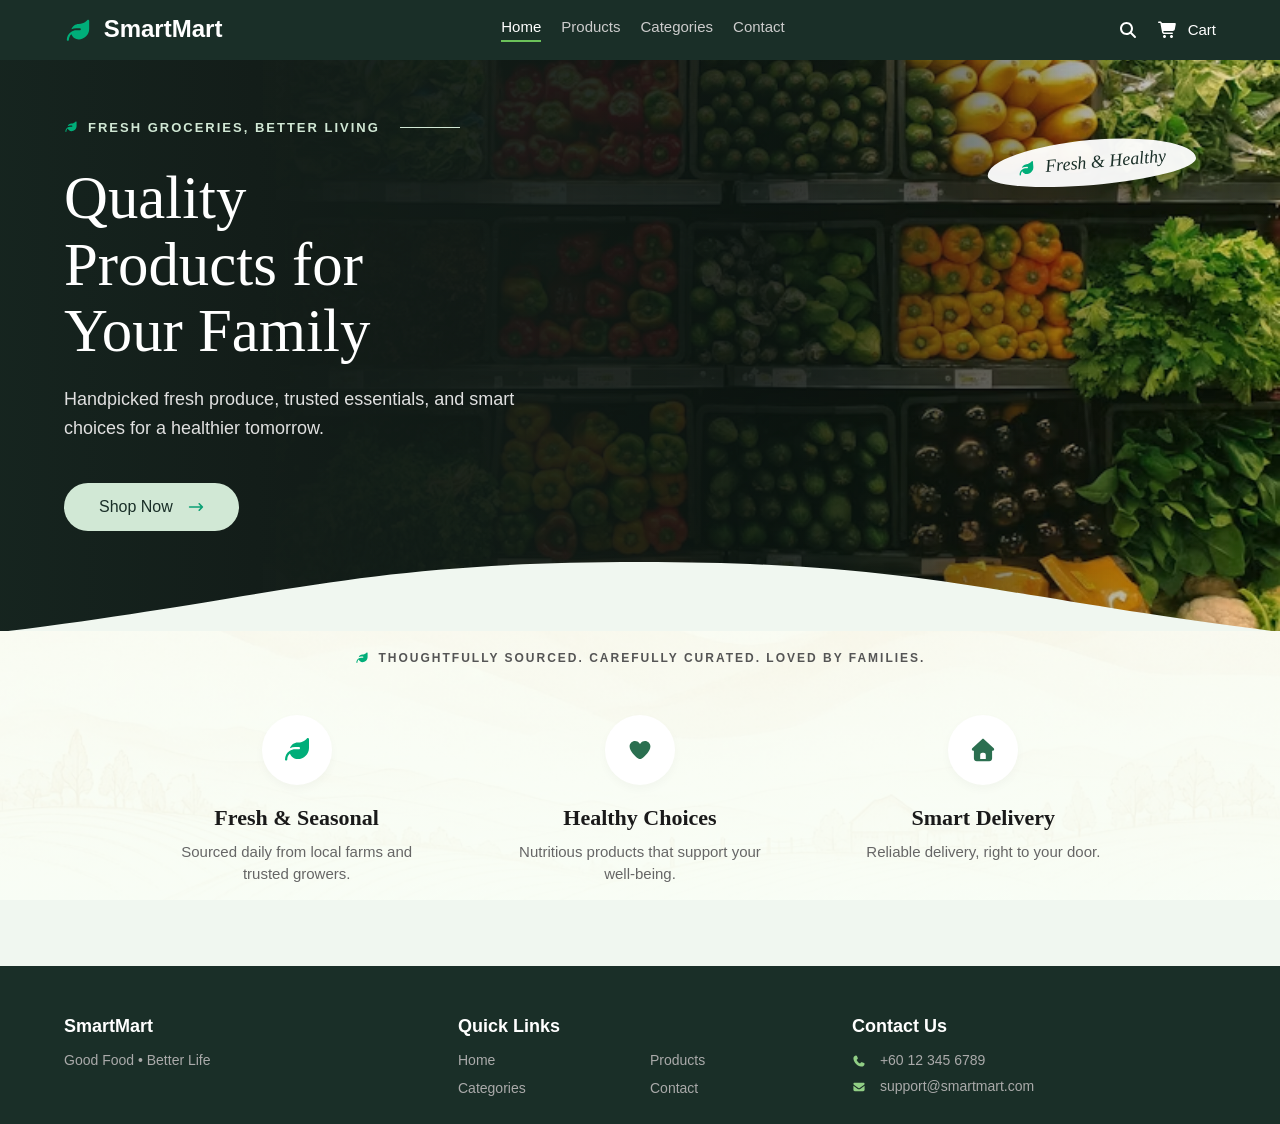
<file: index.html>
<!DOCTYPE html>
<html lang="en">
<head>
    <meta charset="UTF-8">
    <meta name="viewport" content="width=device-width, initial-scale=1.0">
    <title>SmartMart - Home</title>
    <link rel="stylesheet" href="style.css">
</head>
<body class="index-page">

    <header class="navbar">
        <a href="index.html" class="logo"><img src="images/leaf.svg" alt="Leaf Logo" style="width: 28px; height: 28px; vertical-align: middle; margin-right: 5px;"> SmartMart</a>
        <nav class="nav-links">
            <a href="index.html" class="active">Home</a>
            <a href="products.html">Products</a>
            <a href="categories.html">Categories</a>
            <a href="contact.html">Contact</a>
        </nav>
        <div class="nav-actions">
            <img src="images/search.svg" id="navSearchIcon" style="width: 20px; height: 20px; cursor: pointer; vertical-align: middle;" alt="Search">
            <a href="cart.html" class="cart-icon" style="text-decoration: none;">
                <img src="images/cart.svg" style="width: 20px; height: 20px; vertical-align: middle; margin-right: 5px;" alt="Cart">
                <span class="cart-badge" style="display: none;">0</span>
                <span class="cart-text">Cart</span>
            </a>
        </div>
    </header>

    <section class="new-hero">
        <div class="hero-container">
            <div class="hero-content">
                <p class="subtitle">
                    <img src="images/leaf.svg" style="width: 14px; height: 14px; vertical-align: middle;" alt="leaf"> FRESH GROCERIES, BETTER LIVING <span class="line"></span>
                </p>
                <h1>Quality<br>Products for<br>Your Family</h1>
                <p class="description">Handpicked fresh produce, trusted essentials, and smart choices for a healthier tomorrow.</p>
                
                <a href="products.html" class="shop-btn">Shop Now <img src="images/arrow-right-long-solid-full.svg" style="width: 16px; height: 16px; vertical-align: middle; margin-left: 5px;" alt="arrow"></a>
            </div>
            
            <div class="hero-badge">
                <img src="images/leaf.svg" style="width: 18px; height: 18px; vertical-align: middle;" alt="leaf"> Fresh & Healthy
            </div>
        </div>

        <div class="wave-bottom">
            <svg viewBox="0 0 1440 100" preserveAspectRatio="none">
                <path d="M0,100 C320,50 400,0 720,0 C1040,0 1120,50 1440,100 Z" fill="#f0f7f0"></path>
            </svg>
        </div>
    </section>

    <section class="features-section">
        <div class="feature-title">
            <img src="images/leaf.svg" style="width: 14px; height: 14px; vertical-align: middle;" alt="leaf"> THOUGHTFULLY SOURCED. CAREFULLY CURATED. LOVED BY FAMILIES.
        </div>
        
        <div class="feature-grid">
            <div class="feature-box">
                <div class="icon-circle"><img src="images/leaf.svg" style="width: 30px; height: 30px;" alt="leaf"></div>
                <h3>Fresh & Seasonal</h3>
                <p>Sourced daily from local farms and trusted growers.</p>
            </div>
            
            <div class="feature-box">
                <div class="icon-circle"><img src="images/heart.svg" style="width: 26px; height: 26px; filter: brightness(0) saturate(100%) invert(35%) sepia(20%) saturate(1200%) hue-rotate(100deg) brightness(95%) contrast(85%);" alt="Heart"></div>
                <h3>Healthy Choices</h3>
                <p>Nutritious products that support your well-being.</p>
            </div>
            
            <div class="feature-box">
                <div class="icon-circle"><img src="images/house-solid-full.svg" style="width: 28px; height: 28px; filter: brightness(0) saturate(100%) invert(35%) sepia(20%) saturate(1200%) hue-rotate(100deg) brightness(95%) contrast(85%);" alt="House"></div>
                <h3>Smart Delivery</h3>
                <p>Reliable delivery, right to your door.</p>
            </div>
        </div>
    </section>

    <footer>
        <div class="footer-container">
            <div class="footer-links">
                <h3>SmartMart</h3>
                <p style="color:#aaa; font-size:14px; margin-top:10px;">Good Food • Better Life</p>
            </div>
            <div class="footer-links">
                <h3>Quick Links</h3>
                <div class="quick-links-grid">
                    <a href="index.html">Home</a>
                    <a href="products.html">Products</a>
                    <a href="categories.html">Categories</a>
                    <a href="contact.html">Contact</a>
                </div>
            </div>
            <div class="footer-contact">
                <h3>Contact Us</h3>
                <p><img src="images/phone.svg" style="width: 14px; height: 14px; margin-right: 10px; vertical-align: middle; filter: brightness(0) saturate(100%) invert(83%) sepia(13%) saturate(1055%) hue-rotate(63deg) brightness(91%) contrast(87%);" alt="Phone"> +60 12 345 6789</p>
                <p><img src="images/email.svg" style="width: 14px; height: 14px; margin-right: 10px; vertical-align: middle; filter: brightness(0) saturate(100%) invert(83%) sepia(13%) saturate(1055%) hue-rotate(63deg) brightness(91%) contrast(87%);" alt="Email"> support@smartmart.com</p>
            </div>
        </div>
    </footer>

    <script src="script.js"></script>
</body>
</html>
</file>
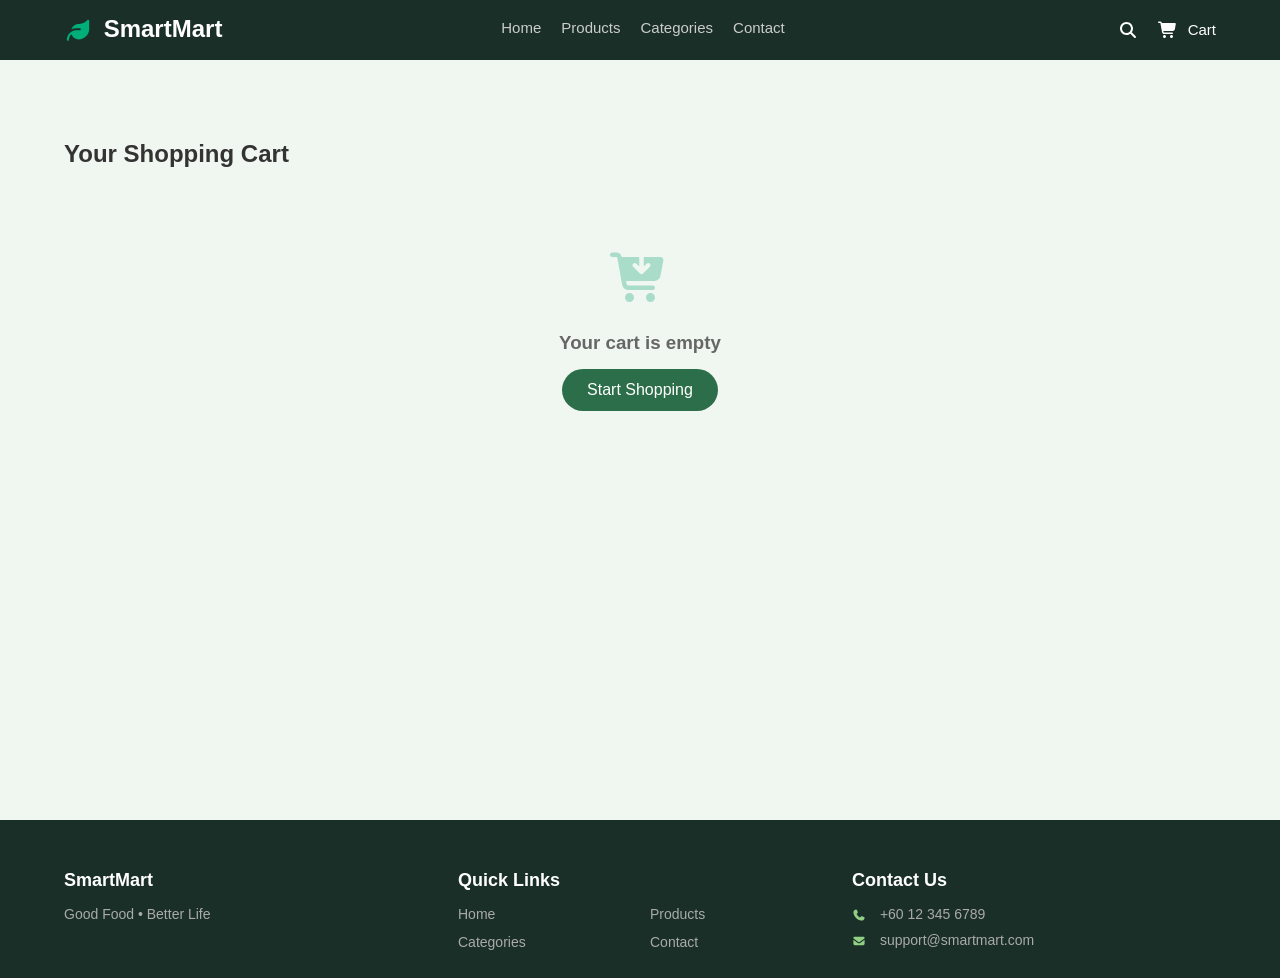
<file: cart.html>
<!DOCTYPE html>
<html lang="en">
<head>
    <meta charset="UTF-8">
    <meta name="viewport" content="width=device-width, initial-scale=1.0">
    <title>SmartMart - Shopping Cart</title>
    <link rel="stylesheet" href="style.css">
</head>
<body>

    <header class="navbar">
        <a href="index.html" class="logo"><img src="images/leaf.svg" alt="Leaf Logo" style="width: 28px; height: 28px; vertical-align: middle; margin-right: 5px;"> SmartMart</a>
        <nav class="nav-links">
            <a href="index.html">Home</a>
            <a href="products.html">Products</a>
            <a href="categories.html">Categories</a>
            <a href="contact.html">Contact</a>
        </nav>
        <div class="nav-actions">
            <img src="images/search.svg" id="navSearchIcon" style="width: 20px; height: 20px; cursor: pointer; vertical-align: middle;" alt="Search">
            <a href="cart.html" class="cart-icon" style="text-decoration: none;">
                <img src="images/cart.svg" style="width: 20px; height: 20px; vertical-align: middle; margin-right: 5px;" alt="Cart">
                <span class="cart-badge" style="display: none;">0</span>
                <span class="cart-text">Cart</span>
            </a>
        </div>
    </header>

    <section class="section-container" style="margin-top: 40px; padding: 40px 5%; min-height: 80vh;">
        <div class="section-header">
            <h2>Your Shopping Cart</h2>
        </div>
        
        <div id="cart-items-container">
        </div>

        <div id="empty-cart-message" style="display: none; text-align: center; padding: 50px 0;">
            <img src="images/cart-arrow-down-solid-full.svg" style="width: 60px; height: 60px; opacity: 0.3; margin-bottom: 20px;" alt="Empty Cart">
            <h3 style="color: #666; margin-bottom: 15px;">Your cart is empty</h3>
            <a href="products.html" class="shop-btn" style="display: inline-flex; margin: 0 auto;">Start Shopping</a>
        </div>

        <div id="cart-summary" class="cart-summary" style="display: none;">
            <div class="summary-row">
                <span>Total Items:</span>
                <span id="total-items">0</span>
            </div>
            <div class="summary-row total-price">
                <span>Total Price:</span>
                <span id="total-price">RM 0.00</span>
            </div>
            <button class="shop-btn" style="width: 100%; justify-content: center; border-radius: 8px;" onclick="checkout()">Proceed to Checkout</button>
        </div>
    </section>

    <footer>
        <div class="footer-container">
            <div class="footer-links">
                <h3>SmartMart</h3>
                <p style="color:#aaa; font-size:14px; margin-top:10px;">Good Food • Better Life</p>
            </div>
            
            <div class="footer-links">
                <h3>Quick Links</h3>
                <div class="quick-links-grid">
                    <a href="index.html">Home</a>
                    <a href="products.html">Products</a>
                    <a href="categories.html">Categories</a>
                    <a href="contact.html">Contact</a>
                </div>
            </div>
            
            <div class="footer-contact">
                <h3>Contact Us</h3>
                <p><img src="images/phone.svg" style="width: 14px; height: 14px; margin-right: 10px; vertical-align: middle; filter: brightness(0) saturate(100%) invert(83%) sepia(13%) saturate(1055%) hue-rotate(63deg) brightness(91%) contrast(87%);" alt="Phone"> +60 12 345 6789</p>
                <p><img src="images/email.svg" style="width: 14px; height: 14px; margin-right: 10px; vertical-align: middle; filter: brightness(0) saturate(100%) invert(83%) sepia(13%) saturate(1055%) hue-rotate(63deg) brightness(91%) contrast(87%);" alt="Email"> support@smartmart.com</p>
            </div>
        </div>
    </footer>

    <script src="script.js"></script>
</body>
</html>
</file>
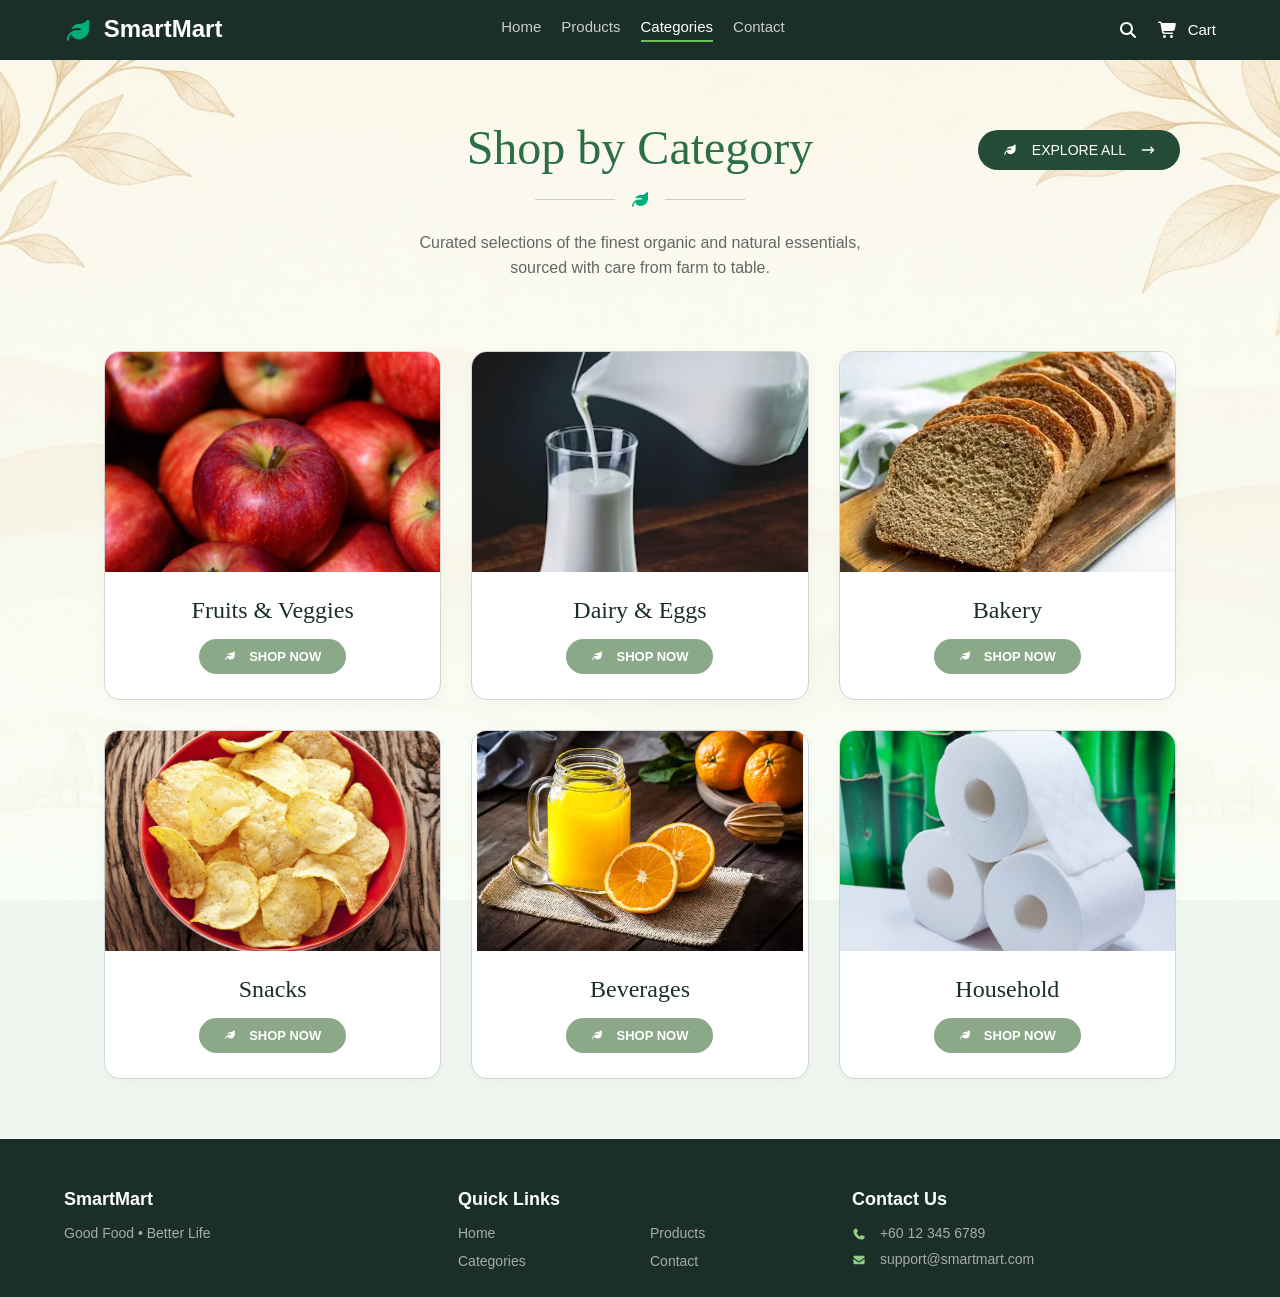
<file: categories.html>
<!DOCTYPE html>
<html lang="en">
<head>
    <meta charset="UTF-8">
    <meta name="viewport" content="width=device-width, initial-scale=1.0">
    <title>SmartMart - Shop by Category</title>
    <link rel="stylesheet" href="style.css">
</head>
<body class="categories-page">

    <header class="navbar">
        <a href="index.html" class="logo"><img src="images/leaf.svg" alt="Leaf Logo" style="width: 28px; height: 28px; vertical-align: middle; margin-right: 5px;"> SmartMart</a>
        <nav class="nav-links">
            <a href="index.html">Home</a>
            <a href="products.html">Products</a>
            <a href="categories.html" class="active">Categories</a>
            <a href="contact.html">Contact</a>
        </nav>
        <div class="nav-actions">
            <img src="images/search.svg" id="navSearchIcon" style="width: 20px; height: 20px; cursor: pointer; vertical-align: middle;" alt="Search">
            <a href="cart.html" class="cart-icon" style="text-decoration: none;">
                <img src="images/cart.svg" style="width: 20px; height: 20px; vertical-align: middle; margin-right: 5px;" alt="Cart">
                <span class="cart-badge" style="display: none;">0</span>
                <span class="cart-text">Cart</span>
            </a>
        </div>
    </header>

    <section class="category-header">
        <h1>Shop by Category</h1>
        <div class="title-divider">
            <span></span><img src="images/leaf.svg" style="width: 20px; height: 20px;" alt="leaf"><span></span>
        </div>
        <p>Curated selections of the finest organic and natural essentials,<br>sourced with care from farm to table.</p>
        
        <a href="products.html" class="explore-all-btn">
            <img src="images/leaf.svg" style="width: 14px; height: 14px; filter: brightness(0) invert(1); margin-right: 5px;" alt="leaf"> 
            EXPLORE ALL 
            <img src="images/arrow-right-long-solid-full.svg" style="width: 14px; height: 14px; filter: brightness(0) invert(1); margin-left: 5px;" alt="arrow">
        </a>
    </section>

    <section class="category-showcase">
        <div class="category-grid-new">
            <a href="products.html?category=fruits" class="cat-card-new">
                <div class="cat-image-wrapper"><img src="images/c1.jpeg" alt="Fruits & Veggies"></div>
                <div class="cat-card-info"><h2>Fruits & Veggies</h2><span class="shop-now-btn"><img src="images/leaf.svg" style="width: 12px; height: 12px; filter: brightness(0) invert(1); margin-right: 5px;" alt="leaf"> SHOP NOW</span></div>
            </a>
            <a href="products.html?category=dairy" class="cat-card-new">
                <div class="cat-image-wrapper"><img src="images/c6.jpeg" alt="Dairy & Eggs"></div>
                <div class="cat-card-info"><h2>Dairy & Eggs</h2><span class="shop-now-btn"><img src="images/leaf.svg" style="width: 12px; height: 12px; filter: brightness(0) invert(1); margin-right: 5px;" alt="leaf"> SHOP NOW</span></div>
            </a>
            <a href="products.html?category=bakery" class="cat-card-new">
                <div class="cat-image-wrapper"><img src="images/c11.jpeg" alt="Bakery"></div>
                <div class="cat-card-info"><h2>Bakery</h2><span class="shop-now-btn"><img src="images/leaf.svg" style="width: 12px; height: 12px; filter: brightness(0) invert(1); margin-right: 5px;" alt="leaf"> SHOP NOW</span></div>
            </a>
            <a href="products.html?category=snacks" class="cat-card-new">
                <div class="cat-image-wrapper"><img src="images/c16.jpeg" alt="Snacks"></div>
                <div class="cat-card-info"><h2>Snacks</h2><span class="shop-now-btn"><img src="images/leaf.svg" style="width: 12px; height: 12px; filter: brightness(0) invert(1); margin-right: 5px;" alt="leaf"> SHOP NOW</span></div>
            </a>
            <a href="products.html?category=beverages" class="cat-card-new">
                <div class="cat-image-wrapper"><img src="images/c21.jpeg" alt="Beverages"></div>
                <div class="cat-card-info"><h2>Beverages</h2><span class="shop-now-btn"><img src="images/leaf.svg" style="width: 12px; height: 12px; filter: brightness(0) invert(1); margin-right: 5px;" alt="leaf"> SHOP NOW</span></div>
            </a>
            <a href="products.html?category=household" class="cat-card-new">
                <div class="cat-image-wrapper"><img src="images/c26.jpeg" alt="Household"></div>
                <div class="cat-card-info"><h2>Household</h2><span class="shop-now-btn"><img src="images/leaf.svg" style="width: 12px; height: 12px; filter: brightness(0) invert(1); margin-right: 5px;" alt="leaf"> SHOP NOW</span></div>
            </a>
        </div>
    </section>

    <footer>
        <div class="footer-container">
            <div class="footer-links"><h3>SmartMart</h3><p style="color:#aaa; font-size:14px; margin-top:10px;">Good Food • Better Life</p></div>
            <div class="footer-links"><h3>Quick Links</h3><div class="quick-links-grid"><a href="index.html">Home</a><a href="products.html">Products</a><a href="categories.html">Categories</a><a href="contact.html">Contact</a></div></div>
            <div class="footer-contact">
                <h3>Contact Us</h3>
                <p><img src="images/phone.svg" style="width: 14px; height: 14px; margin-right: 10px; vertical-align: middle; filter: brightness(0) saturate(100%) invert(83%) sepia(13%) saturate(1055%) hue-rotate(63deg) brightness(91%) contrast(87%);" alt="Phone"> +60 12 345 6789</p>
                <p><img src="images/email.svg" style="width: 14px; height: 14px; margin-right: 10px; vertical-align: middle; filter: brightness(0) saturate(100%) invert(83%) sepia(13%) saturate(1055%) hue-rotate(63deg) brightness(91%) contrast(87%);" alt="Email"> support@smartmart.com</p>
            </div>
        </div>
    </footer>

    <script src="script.js"></script>
</body>
</html>
</file>
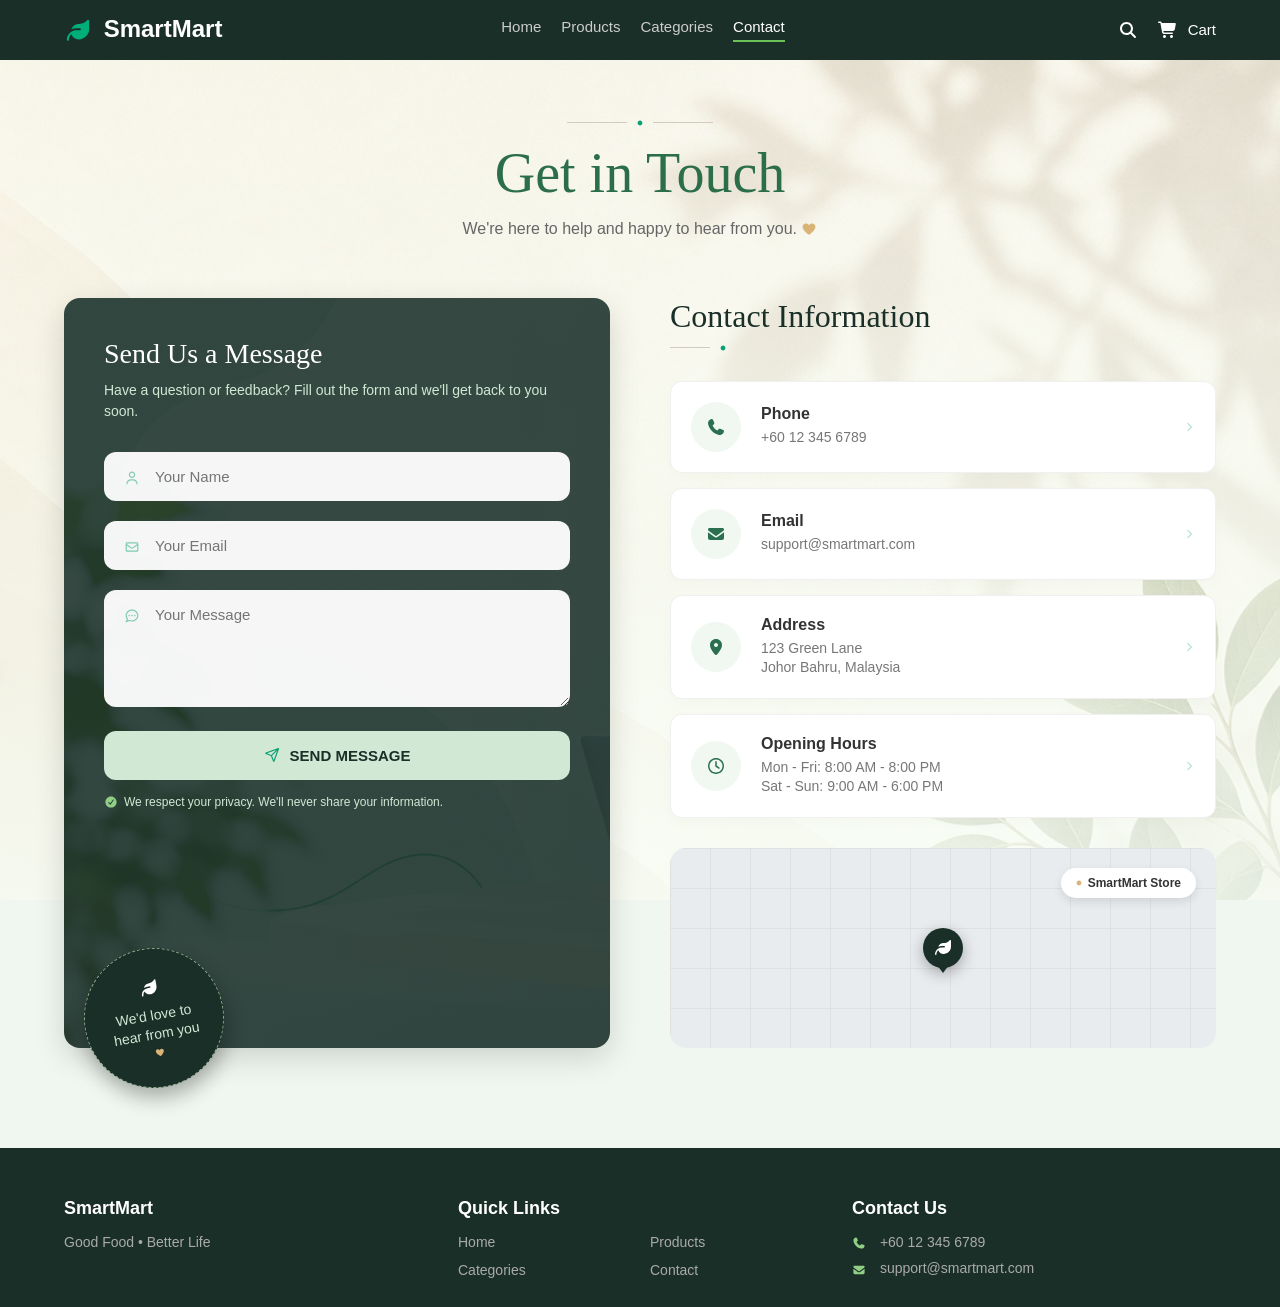
<file: contact.html>
<!DOCTYPE html>
<html lang="en">
<head>
    <meta charset="UTF-8">
    <meta name="viewport" content="width=device-width, initial-scale=1.0">
    <title>SmartMart - Contact Us</title>
    <link rel="stylesheet" href="style.css">
</head>
<body>

    <header class="navbar">
        <a href="index.html" class="logo"><img src="images/leaf.svg" alt="Leaf Logo" style="width: 28px; height: 28px; vertical-align: middle; margin-right: 5px;"> SmartMart</a>
        <nav class="nav-links">
            <a href="index.html">Home</a>
            <a href="products.html">Products</a>
            <a href="categories.html">Categories</a>
            <a href="contact.html" class="active">Contact</a>
        </nav>
        <div class="nav-actions">
            <img src="images/search.svg" id="navSearchIcon" style="width: 20px; height: 20px; cursor: pointer; vertical-align: middle;" alt="Search">
            <a href="cart.html" class="cart-icon" style="text-decoration: none;">
                <img src="images/cart.svg" style="width: 20px; height: 20px; vertical-align: middle; margin-right: 5px;" alt="Cart">
                <span class="cart-badge" style="display: none;">0</span>
                <span class="cart-text">Cart</span>
            </a>
        </div>
    </header>

    <section class="new-contact-section">
        <div class="contact-header">
            <div class="header-line"><span></span><img src="images/circle.svg" style="width: 6px; height: 6px;" alt="dot"><span></span></div>
            <h1>Get in Touch</h1>
            <p>We're here to help and happy to hear from you. <img src="images/heart.svg" style="width: 16px; height: 16px; vertical-align: middle; filter: brightness(0) saturate(100%) invert(77%) sepia(21%) saturate(694%) hue-rotate(358deg) brightness(93%) contrast(88%);" alt="Heart"></p>
        </div>

        <div class="new-contact-layout">
            <div class="contact-form-card">
                <h2>Send Us a Message</h2>
                <p class="form-subtitle">Have a question or feedback? Fill out the form and we'll get back to you soon.</p>
                
                <form id="contactForm">
                    <div class="custom-input-group">
                        <img src="images/user-regular-full.svg" style="width: 16px; height: 16px; position: absolute; left: 20px; top: 18px; opacity: 0.5;" alt="User">
                        <input type="text" id="name" placeholder="Your Name" required>
                    </div>

                    <div class="custom-input-group">
                        <img src="images/envelope-regular-full.svg" style="width: 16px; height: 16px; position: absolute; left: 20px; top: 18px; opacity: 0.5;" alt="Email">
                        <input type="email" id="email" placeholder="Your Email" required>
                    </div>

                    <div class="custom-input-group">
                        <img src="images/comment-dots-regular-full.svg" style="width: 16px; height: 16px; position: absolute; left: 20px; top: 18px; opacity: 0.5;" alt="Message">
                        <textarea id="message" rows="5" placeholder="Your Message" required></textarea>
                    </div>

                    <button type="submit" class="send-btn">
                        <img src="images/paper-plane-regular-full.svg" style="width: 16px; height: 16px;" alt="Send"> SEND MESSAGE
                    </button>
                    
                    <p class="privacy-note">
                        <img src="images/circle-check-solid-full.svg" style="width: 14px; height: 14px; filter: brightness(0) saturate(100%) invert(83%) sepia(13%) saturate(1055%) hue-rotate(63deg) brightness(91%) contrast(87%);" alt="Check"> We respect your privacy. We'll never share your information.
                    </p>
                </form>

                <div class="floating-badge">
                    <img src="images/leaf.svg" style="width: 20px; height: 20px; filter: brightness(0) invert(1); margin-bottom: 8px;" alt="leaf">
                    <span>We'd love to<br>hear from you</span>
                    <img src="images/heart.svg" style="width: 10px; height: 10px; filter: brightness(0) saturate(100%) invert(77%) sepia(21%) saturate(694%) hue-rotate(358deg) brightness(93%) contrast(88%);" alt="Heart">
                </div>
            </div>

            <div class="contact-info-side">
                <h2>Contact Information</h2>
                <div class="info-line"><span></span><img src="images/circle.svg" style="width: 6px; height: 6px;" alt="dot"></div>
                
                <div class="info-card-list">
                    <div class="info-card">
                        <div class="info-icon"><img src="images/phone.svg" style="width: 20px; height: 20px; filter: brightness(0) saturate(100%) invert(35%) sepia(20%) saturate(1200%) hue-rotate(100deg) brightness(95%) contrast(85%);" alt="Phone"></div>
                        <div class="info-text">
                            <h4>Phone</h4>
                            <p>+60 12 345 6789</p>
                        </div>
                        <img src="images/chevron-right-solid-full.svg" style="width: 12px; height: 12px; opacity: 0.3;" alt="arrow">
                    </div>

                    <div class="info-card">
                        <div class="info-icon"><img src="images/email.svg" style="width: 20px; height: 20px; filter: brightness(0) saturate(100%) invert(35%) sepia(20%) saturate(1200%) hue-rotate(100deg) brightness(95%) contrast(85%);" alt="Email"></div>
                        <div class="info-text">
                            <h4>Email</h4>
                            <p>support@smartmart.com</p>
                        </div>
                        <img src="images/chevron-right-solid-full.svg" style="width: 12px; height: 12px; opacity: 0.3;" alt="arrow">
                    </div>

                    <div class="info-card">
                        <div class="info-icon"><img src="images/location.svg" style="width: 20px; height: 20px; filter: brightness(0) saturate(100%) invert(35%) sepia(20%) saturate(1200%) hue-rotate(100deg) brightness(95%) contrast(85%);" alt="Location"></div>
                        <div class="info-text">
                            <h4>Address</h4>
                            <p>123 Green Lane<br>Johor Bahru, Malaysia</p>
                        </div>
                        <img src="images/chevron-right-solid-full.svg" style="width: 12px; height: 12px; opacity: 0.3;" alt="arrow">
                    </div>

                    <div class="info-card">
                        <div class="info-icon"><img src="images/time.svg" style="width: 20px; height: 20px; filter: brightness(0) saturate(100%) invert(35%) sepia(20%) saturate(1200%) hue-rotate(100deg) brightness(95%) contrast(85%);" alt="Time"></div>
                        <div class="info-text">
                            <h4>Opening Hours</h4>
                            <p>Mon - Fri: 8:00 AM - 8:00 PM<br>Sat - Sun: 9:00 AM - 6:00 PM</p>
                        </div>
                        <img src="images/chevron-right-solid-full.svg" style="width: 12px; height: 12px; opacity: 0.3;" alt="arrow">
                    </div>
                </div>

                <div class="map-placeholder">
                    <div class="map-bg-pattern"></div>
                    <div class="map-pin"><img src="images/leaf.svg" style="width: 20px; height: 20px; filter: brightness(0) invert(1);" alt="leaf"></div>
                    <div class="map-label"><img src="images/circle.svg" style="width: 6px; height: 6px; filter: brightness(0) saturate(100%) invert(77%) sepia(21%) saturate(694%) hue-rotate(358deg) brightness(93%) contrast(88%);" alt="dot"> SmartMart Store</div>
                </div>
            </div>
        </div>
    </section>

    <footer>
        <div class="footer-container">
            <div class="footer-links">
                <h3>SmartMart</h3>
                <p style="color:#aaa; font-size:14px; margin-top:10px;">Good Food • Better Life</p>
            </div>
            
            <div class="footer-links">
                <h3>Quick Links</h3>
                <div class="quick-links-grid">
                    <a href="index.html">Home</a>
                    <a href="products.html">Products</a>
                    <a href="categories.html">Categories</a>
                    <a href="contact.html">Contact</a>
                </div>
            </div>
            
            <div class="footer-contact">
                <h3>Contact Us</h3>
                <p><img src="images/phone.svg" style="width: 14px; height: 14px; margin-right: 10px; vertical-align: middle; filter: brightness(0) saturate(100%) invert(83%) sepia(13%) saturate(1055%) hue-rotate(63deg) brightness(91%) contrast(87%);" alt="Phone"> +60 12 345 6789</p>
                <p><img src="images/email.svg" style="width: 14px; height: 14px; margin-right: 10px; vertical-align: middle; filter: brightness(0) saturate(100%) invert(83%) sepia(13%) saturate(1055%) hue-rotate(63deg) brightness(91%) contrast(87%);" alt="Email"> support@smartmart.com</p>
            </div>
        </div>
    </footer>

    <script src="script.js"></script>
</body>
</html>
</file>
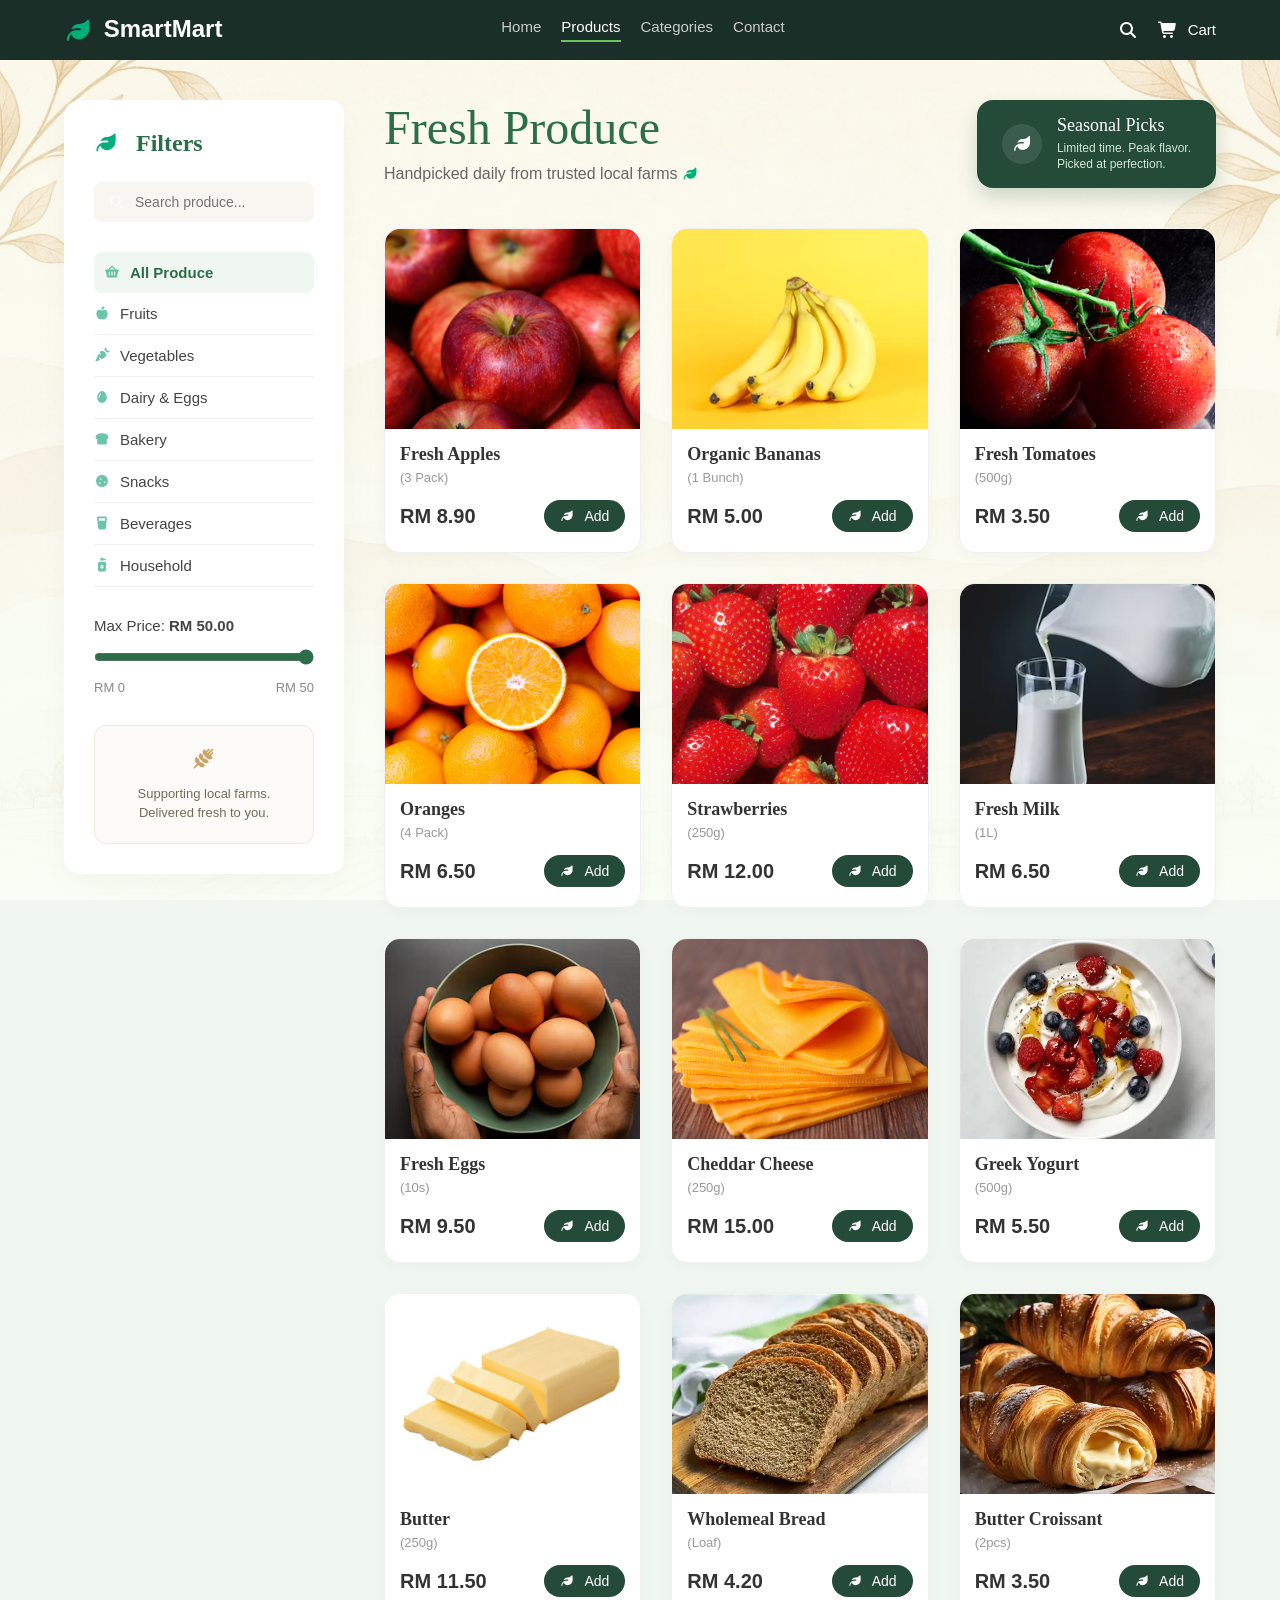
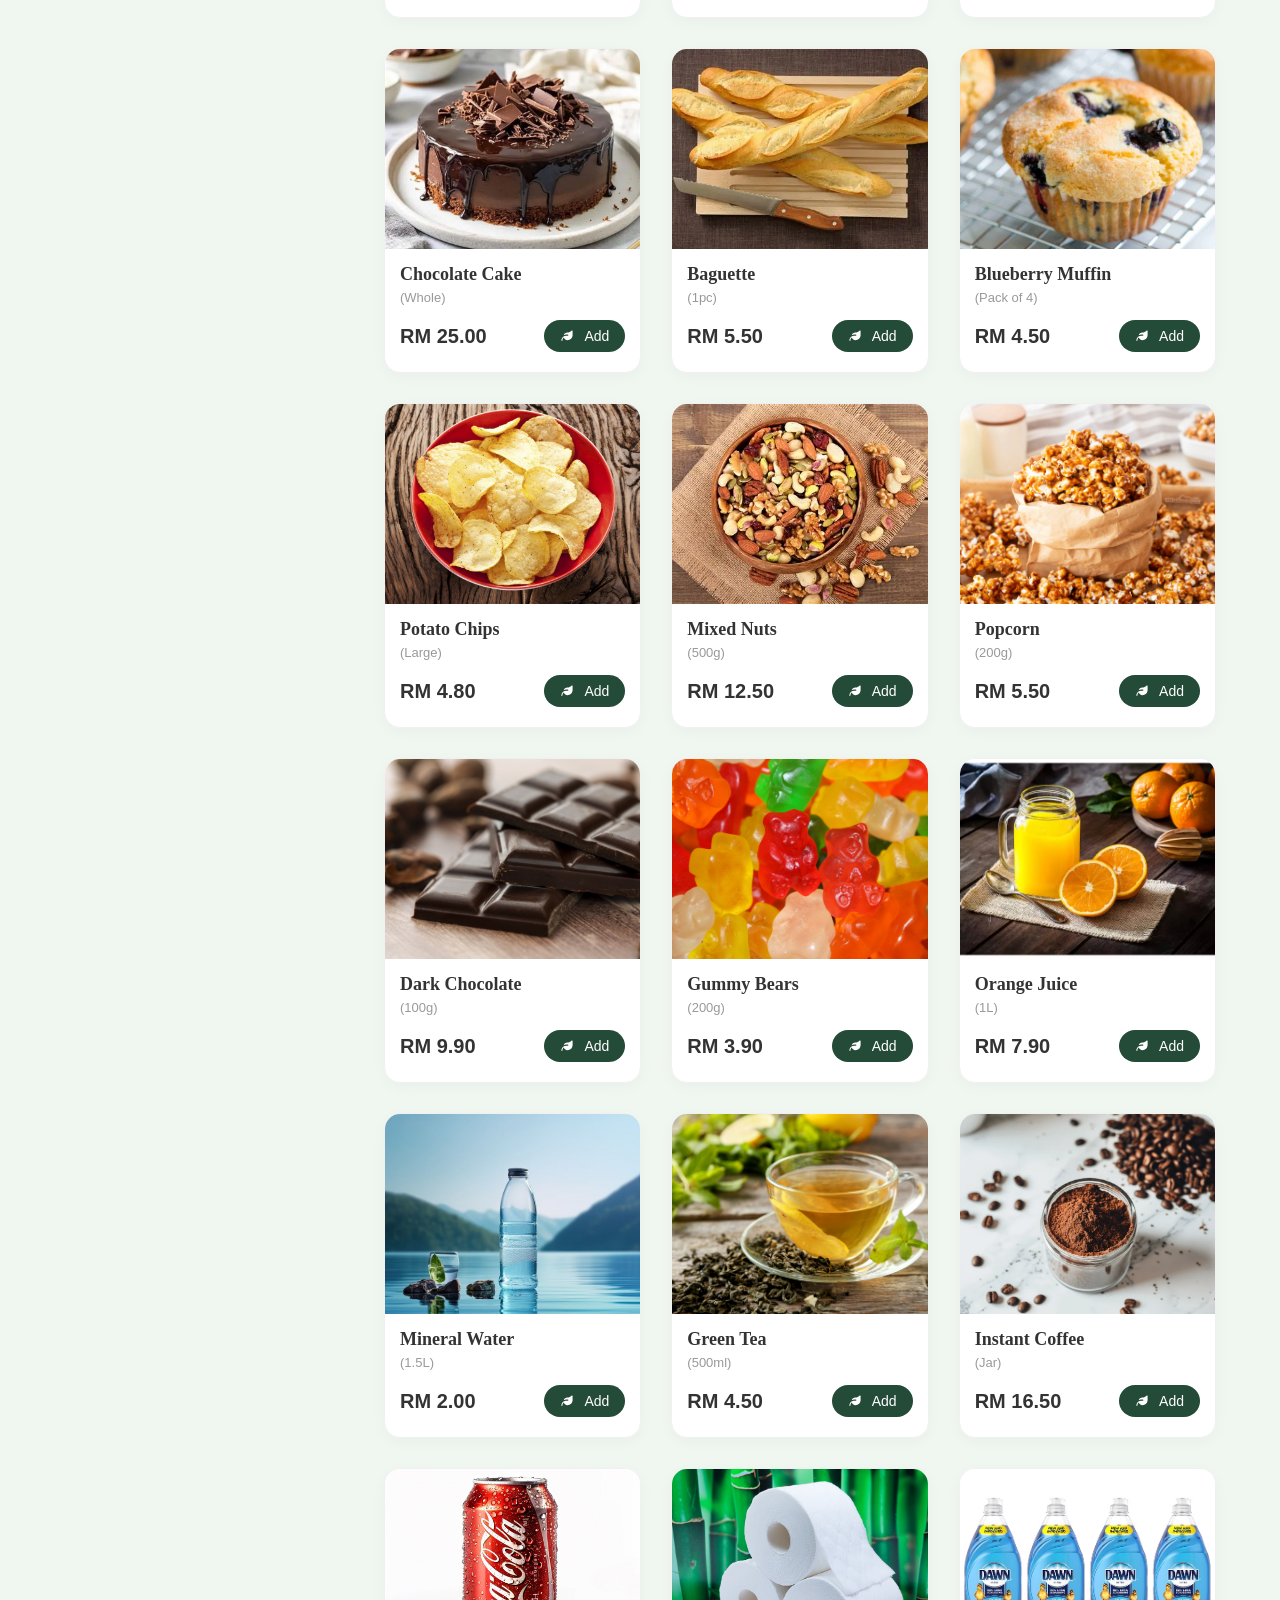
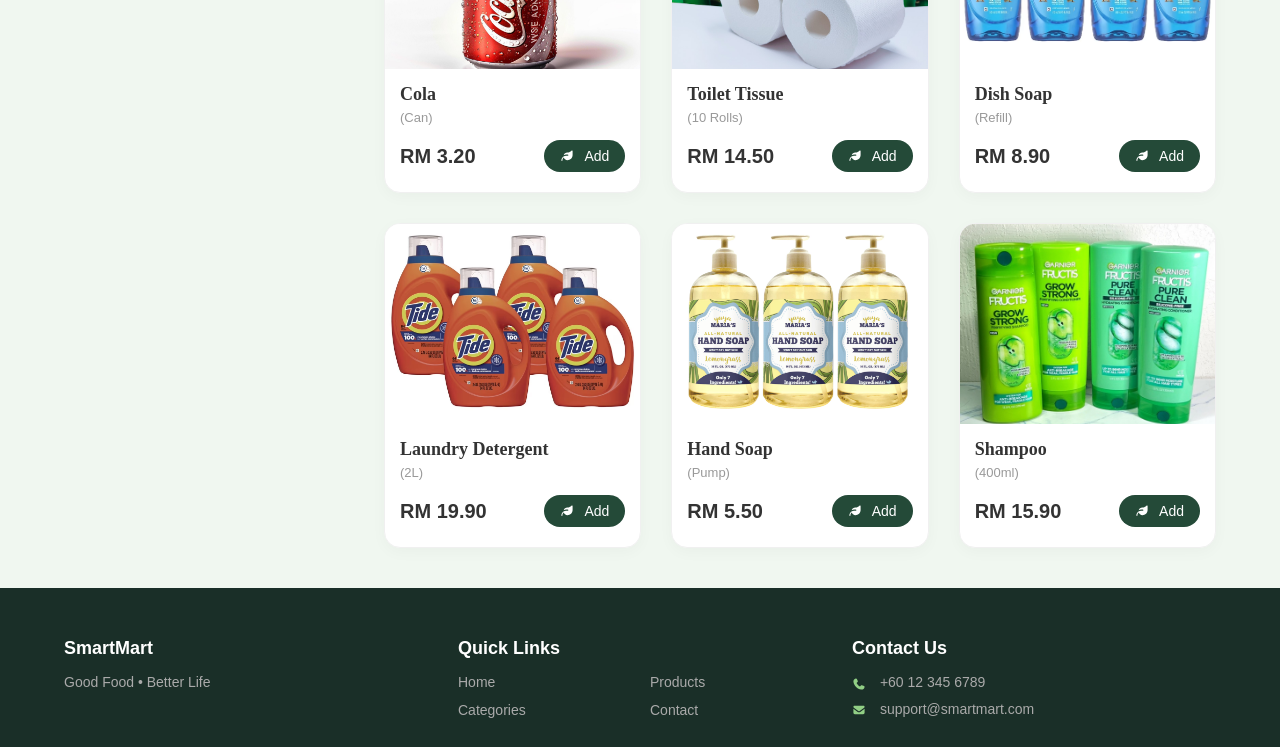
<file: products.html>
<!DOCTYPE html>
<html lang="en">
<head>
    <meta charset="UTF-8">
    <meta name="viewport" content="width=device-width, initial-scale=1.0">
    <title>SmartMart - Fresh Produce</title>
    <link rel="stylesheet" href="style.css">
</head>
<body class="products-page">

    <header class="navbar">
        <a href="index.html" class="logo"><img src="images/leaf.svg" alt="Leaf Logo" style="width: 28px; height: 28px; vertical-align: middle; margin-right: 5px;"> SmartMart</a>
        <nav class="nav-links">
            <a href="index.html">Home</a>
            <a href="products.html" class="active">Products</a>
            <a href="categories.html">Categories</a>
            <a href="contact.html">Contact</a>
        </nav>
        <div class="nav-actions">
            <img src="images/search.svg" id="navSearchIcon" style="width: 20px; height: 20px; cursor: pointer; vertical-align: middle;" alt="Search">
            <a href="cart.html" class="cart-icon" style="text-decoration: none;">
                <img src="images/cart.svg" style="width: 20px; height: 20px; vertical-align: middle; margin-right: 5px;" alt="Cart">
                <span class="cart-badge" style="display: none;">0</span>
                <span class="cart-text">Cart</span>
            </a>
        </div>
    </header>

    <div class="store-layout">
        <aside class="filter-sidebar">
            <h2 class="filter-title"><img src="images/leaf.svg" style="width: 24px; height: 24px; margin-right: 8px; vertical-align: middle;" alt="leaf"> Filters</h2>
            
            <div class="sidebar-search">
                <img src="images/search.svg" style="width: 16px; height: 16px; margin-right: 10px; vertical-align: middle; opacity: 0.6;" alt="Search">
                <input type="text" id="searchInput" placeholder="Search produce...">
            </div>

            <ul class="filter-list" id="categoryFilter">
                <li class="active" data-category="all"><img src="images/basket-shopping-solid-full.svg" style="width: 16px; height: 16px; margin-right: 10px; vertical-align: middle; opacity: 0.6;" alt="Basket"> All Produce</li>
                <li data-category="fruits"><img src="images/apple-whole-solid-full.svg" style="width: 16px; height: 16px; margin-right: 10px; vertical-align: middle; opacity: 0.6;" alt="Fruits"> Fruits</li>
                <li data-category="vegetables"><img src="images/carrot-solid-full.svg" style="width: 16px; height: 16px; margin-right: 10px; vertical-align: middle; opacity: 0.6;" alt="Vegetables"> Vegetables</li>
                <li data-category="dairy"><img src="images/bottle-water-solid-full.svg" style="width: 16px; height: 16px; margin-right: 10px; vertical-align: middle; opacity: 0.6;" alt="Dairy"> Dairy & Eggs</li>
                <li data-category="bakery"><img src="images/bread-slice-solid-full.svg" style="width: 16px; height: 16px; margin-right: 10px; vertical-align: middle; opacity: 0.6;" alt="Bakery"> Bakery</li>
                <li data-category="snacks"><img src="images/cookie-solid-full.svg" style="width: 16px; height: 16px; margin-right: 10px; vertical-align: middle; opacity: 0.6;" alt="Snacks"> Snacks</li>
                <li data-category="beverages"><img src="images/glass-water-solid-full.svg" style="width: 16px; height: 16px; margin-right: 10px; vertical-align: middle; opacity: 0.6;" alt="Beverages"> Beverages</li>
                <li data-category="household"><img src="images/pump-soap-solid-full.svg" style="width: 16px; height: 16px; margin-right: 10px; vertical-align: middle; opacity: 0.6;" alt="Household"> Household</li>
            </ul>

            <div class="filter-price">
                <span>Max Price: <strong id="priceDisplay">RM 50.00</strong></span>
                <input type="range" id="priceRange" min="0" max="50" step="1" value="50" class="price-slider">
                <div class="price-labels">
                    <span>RM 0</span><span>RM 50</span>
                </div>
            </div>

            <div class="filter-promo">
                <img src="images/wheat-awn-solid-full.svg" style="width: 24px; height: 24px; margin-bottom: 10px; filter: brightness(0) saturate(100%) invert(73%) sepia(14%) saturate(1133%) hue-rotate(357deg) brightness(91%) contrast(86%);" alt="Wheat">
                <p>Supporting local farms.<br>Delivered fresh to you.</p>
            </div>
        </aside>

        <main class="product-main">
            <div class="product-header">
                <div>
                    <h1>Fresh Produce</h1>
                    <p>Handpicked daily from trusted local farms <img src="images/leaf.svg" style="width: 16px; height: 16px; vertical-align: middle;" alt="leaf"></p>
                </div>
                <div class="seasonal-badge">
                    <div class="badge-icon"><img src="images/leaf.svg" style="width: 20px; height: 20px; filter: brightness(0) invert(1);" alt="leaf"></div>
                    <div>
                        <h4>Seasonal Picks</h4>
                        <p>Limited time. Peak flavor.<br>Picked at perfection.</p>
                    </div>
                </div>
            </div>

            <div class="product-grid">
                <div class="product-card" data-category="fruits" data-price="8.90">
                    <img src="images/c1.jpeg"><h3>Fresh Apples</h3><p class="unit">(3 Pack)</p>
                    <div class="card-bottom"><p class="price">RM 8.90</p><button class="add-to-cart"><img src="images/leaf.svg" style="width: 14px; height: 14px; filter: brightness(0) invert(1); margin-right: 4px;" alt="leaf"> Add</button></div>
                </div>
                <div class="product-card" data-category="fruits" data-price="5.00">
                    <img src="images/c2.jpeg"><h3>Organic Bananas</h3><p class="unit">(1 Bunch)</p>
                    <div class="card-bottom"><p class="price">RM 5.00</p><button class="add-to-cart"><img src="images/leaf.svg" style="width: 14px; height: 14px; filter: brightness(0) invert(1); margin-right: 4px;" alt="leaf"> Add</button></div>
                </div>
                <div class="product-card" data-category="vegetables" data-price="3.50">
                    <img src="images/c3.jpeg"><h3>Fresh Tomatoes</h3><p class="unit">(500g)</p>
                    <div class="card-bottom"><p class="price">RM 3.50</p><button class="add-to-cart"><img src="images/leaf.svg" style="width: 14px; height: 14px; filter: brightness(0) invert(1); margin-right: 4px;" alt="leaf"> Add</button></div>
                </div>
                <div class="product-card" data-category="fruits" data-price="6.50">
                    <img src="images/c4.jpeg"><h3>Oranges</h3><p class="unit">(4 Pack)</p>
                    <div class="card-bottom"><p class="price">RM 6.50</p><button class="add-to-cart"><img src="images/leaf.svg" style="width: 14px; height: 14px; filter: brightness(0) invert(1); margin-right: 4px;" alt="leaf"> Add</button></div>
                </div>
                <div class="product-card" data-category="fruits" data-price="12.00">
                    <img src="images/c5.jpeg"><h3>Strawberries</h3><p class="unit">(250g)</p>
                    <div class="card-bottom"><p class="price">RM 12.00</p><button class="add-to-cart"><img src="images/leaf.svg" style="width: 14px; height: 14px; filter: brightness(0) invert(1); margin-right: 4px;" alt="leaf"> Add</button></div>
                </div>
                <div class="product-card" data-category="dairy" data-price="6.50">
                    <img src="images/c6.jpeg"><h3>Fresh Milk</h3><p class="unit">(1L)</p>
                    <div class="card-bottom"><p class="price">RM 6.50</p><button class="add-to-cart"><img src="images/leaf.svg" style="width: 14px; height: 14px; filter: brightness(0) invert(1); margin-right: 4px;" alt="leaf"> Add</button></div>
                </div>
                <div class="product-card" data-category="dairy" data-price="9.50">
                    <img src="images/c7.jpeg"><h3>Fresh Eggs</h3><p class="unit">(10s)</p>
                    <div class="card-bottom"><p class="price">RM 9.50</p><button class="add-to-cart"><img src="images/leaf.svg" style="width: 14px; height: 14px; filter: brightness(0) invert(1); margin-right: 4px;" alt="leaf"> Add</button></div>
                </div>
                <div class="product-card" data-category="dairy" data-price="15.00">
                    <img src="images/c8.jpeg"><h3>Cheddar Cheese</h3><p class="unit">(250g)</p>
                    <div class="card-bottom"><p class="price">RM 15.00</p><button class="add-to-cart"><img src="images/leaf.svg" style="width: 14px; height: 14px; filter: brightness(0) invert(1); margin-right: 4px;" alt="leaf"> Add</button></div>
                </div>
                <div class="product-card" data-category="dairy" data-price="5.50">
                    <img src="images/c9.jpeg"><h3>Greek Yogurt</h3><p class="unit">(500g)</p>
                    <div class="card-bottom"><p class="price">RM 5.50</p><button class="add-to-cart"><img src="images/leaf.svg" style="width: 14px; height: 14px; filter: brightness(0) invert(1); margin-right: 4px;" alt="leaf"> Add</button></div>
                </div>
                <div class="product-card" data-category="dairy" data-price="11.50">
                    <img src="images/c10.jpeg"><h3>Butter</h3><p class="unit">(250g)</p>
                    <div class="card-bottom"><p class="price">RM 11.50</p><button class="add-to-cart"><img src="images/leaf.svg" style="width: 14px; height: 14px; filter: brightness(0) invert(1); margin-right: 4px;" alt="leaf"> Add</button></div>
                </div>
                <div class="product-card" data-category="bakery" data-price="4.20">
                    <img src="images/c11.jpeg"><h3>Wholemeal Bread</h3><p class="unit">(Loaf)</p>
                    <div class="card-bottom"><p class="price">RM 4.20</p><button class="add-to-cart"><img src="images/leaf.svg" style="width: 14px; height: 14px; filter: brightness(0) invert(1); margin-right: 4px;" alt="leaf"> Add</button></div>
                </div>
                <div class="product-card" data-category="bakery" data-price="3.50">
                    <img src="images/c12.jpeg"><h3>Butter Croissant</h3><p class="unit">(2pcs)</p>
                    <div class="card-bottom"><p class="price">RM 3.50</p><button class="add-to-cart"><img src="images/leaf.svg" style="width: 14px; height: 14px; filter: brightness(0) invert(1); margin-right: 4px;" alt="leaf"> Add</button></div>
                </div>
                <div class="product-card" data-category="bakery" data-price="25.00">
                    <img src="images/c13.jpeg"><h3>Chocolate Cake</h3><p class="unit">(Whole)</p>
                    <div class="card-bottom"><p class="price">RM 25.00</p><button class="add-to-cart"><img src="images/leaf.svg" style="width: 14px; height: 14px; filter: brightness(0) invert(1); margin-right: 4px;" alt="leaf"> Add</button></div>
                </div>
                <div class="product-card" data-category="bakery" data-price="5.50">
                    <img src="images/c14.jpeg"><h3>Baguette</h3><p class="unit">(1pc)</p>
                    <div class="card-bottom"><p class="price">RM 5.50</p><button class="add-to-cart"><img src="images/leaf.svg" style="width: 14px; height: 14px; filter: brightness(0) invert(1); margin-right: 4px;" alt="leaf"> Add</button></div>
                </div>
                <div class="product-card" data-category="bakery" data-price="4.50">
                    <img src="images/c15.jpeg"><h3>Blueberry Muffin</h3><p class="unit">(Pack of 4)</p>
                    <div class="card-bottom"><p class="price">RM 4.50</p><button class="add-to-cart"><img src="images/leaf.svg" style="width: 14px; height: 14px; filter: brightness(0) invert(1); margin-right: 4px;" alt="leaf"> Add</button></div>
                </div>
                <div class="product-card" data-category="snacks" data-price="4.80">
                    <img src="images/c16.jpeg"><h3>Potato Chips</h3><p class="unit">(Large)</p>
                    <div class="card-bottom"><p class="price">RM 4.80</p><button class="add-to-cart"><img src="images/leaf.svg" style="width: 14px; height: 14px; filter: brightness(0) invert(1); margin-right: 4px;" alt="leaf"> Add</button></div>
                </div>
                <div class="product-card" data-category="snacks" data-price="12.50">
                    <img src="images/c17.jpeg"><h3>Mixed Nuts</h3><p class="unit">(500g)</p>
                    <div class="card-bottom"><p class="price">RM 12.50</p><button class="add-to-cart"><img src="images/leaf.svg" style="width: 14px; height: 14px; filter: brightness(0) invert(1); margin-right: 4px;" alt="leaf"> Add</button></div>
                </div>
                <div class="product-card" data-category="snacks" data-price="5.50">
                    <img src="images/c18.jpeg"><h3>Popcorn</h3><p class="unit">(200g)</p>
                    <div class="card-bottom"><p class="price">RM 5.50</p><button class="add-to-cart"><img src="images/leaf.svg" style="width: 14px; height: 14px; filter: brightness(0) invert(1); margin-right: 4px;" alt="leaf"> Add</button></div>
                </div>
                <div class="product-card" data-category="snacks" data-price="9.90">
                    <img src="images/c19.jpeg"><h3>Dark Chocolate</h3><p class="unit">(100g)</p>
                    <div class="card-bottom"><p class="price">RM 9.90</p><button class="add-to-cart"><img src="images/leaf.svg" style="width: 14px; height: 14px; filter: brightness(0) invert(1); margin-right: 4px;" alt="leaf"> Add</button></div>
                </div>
                <div class="product-card" data-category="snacks" data-price="3.90">
                    <img src="images/c20.jpeg"><h3>Gummy Bears</h3><p class="unit">(200g)</p>
                    <div class="card-bottom"><p class="price">RM 3.90</p><button class="add-to-cart"><img src="images/leaf.svg" style="width: 14px; height: 14px; filter: brightness(0) invert(1); margin-right: 4px;" alt="leaf"> Add</button></div>
                </div>
                <div class="product-card" data-category="beverages" data-price="7.90">
                    <img src="images/c21.jpeg"><h3>Orange Juice</h3><p class="unit">(1L)</p>
                    <div class="card-bottom"><p class="price">RM 7.90</p><button class="add-to-cart"><img src="images/leaf.svg" style="width: 14px; height: 14px; filter: brightness(0) invert(1); margin-right: 4px;" alt="leaf"> Add</button></div>
                </div>
                <div class="product-card" data-category="beverages" data-price="2.00">
                    <img src="images/c22.jpeg"><h3>Mineral Water</h3><p class="unit">(1.5L)</p>
                    <div class="card-bottom"><p class="price">RM 2.00</p><button class="add-to-cart"><img src="images/leaf.svg" style="width: 14px; height: 14px; filter: brightness(0) invert(1); margin-right: 4px;" alt="leaf"> Add</button></div>
                </div>
                <div class="product-card" data-category="beverages" data-price="4.50">
                    <img src="images/c23.jpeg"><h3>Green Tea</h3><p class="unit">(500ml)</p>
                    <div class="card-bottom"><p class="price">RM 4.50</p><button class="add-to-cart"><img src="images/leaf.svg" style="width: 14px; height: 14px; filter: brightness(0) invert(1); margin-right: 4px;" alt="leaf"> Add</button></div>
                </div>
                <div class="product-card" data-category="beverages" data-price="16.50">
                    <img src="images/c24.jpeg"><h3>Instant Coffee</h3><p class="unit">(Jar)</p>
                    <div class="card-bottom"><p class="price">RM 16.50</p><button class="add-to-cart"><img src="images/leaf.svg" style="width: 14px; height: 14px; filter: brightness(0) invert(1); margin-right: 4px;" alt="leaf"> Add</button></div>
                </div>
                <div class="product-card" data-category="beverages" data-price="3.20">
                    <img src="images/c25.jpeg"><h3>Cola</h3><p class="unit">(Can)</p>
                    <div class="card-bottom"><p class="price">RM 3.20</p><button class="add-to-cart"><img src="images/leaf.svg" style="width: 14px; height: 14px; filter: brightness(0) invert(1); margin-right: 4px;" alt="leaf"> Add</button></div>
                </div>
                <div class="product-card" data-category="household" data-price="14.50">
                    <img src="images/c26.jpeg"><h3>Toilet Tissue</h3><p class="unit">(10 Rolls)</p>
                    <div class="card-bottom"><p class="price">RM 14.50</p><button class="add-to-cart"><img src="images/leaf.svg" style="width: 14px; height: 14px; filter: brightness(0) invert(1); margin-right: 4px;" alt="leaf"> Add</button></div>
                </div>
                <div class="product-card" data-category="household" data-price="8.90">
                    <img src="images/c27.jpeg"><h3>Dish Soap</h3><p class="unit">(Refill)</p>
                    <div class="card-bottom"><p class="price">RM 8.90</p><button class="add-to-cart"><img src="images/leaf.svg" style="width: 14px; height: 14px; filter: brightness(0) invert(1); margin-right: 4px;" alt="leaf"> Add</button></div>
                </div>
                <div class="product-card" data-category="household" data-price="19.90">
                    <img src="images/c28.jpeg"><h3>Laundry Detergent</h3><p class="unit">(2L)</p>
                    <div class="card-bottom"><p class="price">RM 19.90</p><button class="add-to-cart"><img src="images/leaf.svg" style="width: 14px; height: 14px; filter: brightness(0) invert(1); margin-right: 4px;" alt="leaf"> Add</button></div>
                </div>
                <div class="product-card" data-category="household" data-price="5.50">
                    <img src="images/c29.jpeg"><h3>Hand Soap</h3><p class="unit">(Pump)</p>
                    <div class="card-bottom"><p class="price">RM 5.50</p><button class="add-to-cart"><img src="images/leaf.svg" style="width: 14px; height: 14px; filter: brightness(0) invert(1); margin-right: 4px;" alt="leaf"> Add</button></div>
                </div>
                <div class="product-card" data-category="household" data-price="15.90">
                    <img src="images/c30.jpeg"><h3>Shampoo</h3><p class="unit">(400ml)</p>
                    <div class="card-bottom"><p class="price">RM 15.90</p><button class="add-to-cart"><img src="images/leaf.svg" style="width: 14px; height: 14px; filter: brightness(0) invert(1); margin-right: 4px;" alt="leaf"> Add</button></div>
                </div>
            </div>
        </main>
    </div>

    <footer>
        <div class="footer-container">
            <div class="footer-links"><h3>SmartMart</h3><p style="color:#aaa; font-size:14px; margin-top:10px;">Good Food • Better Life</p></div>
            <div class="footer-links"><h3>Quick Links</h3><div class="quick-links-grid"><a href="index.html">Home</a><a href="products.html">Products</a><a href="categories.html">Categories</a><a href="contact.html">Contact</a></div></div>
            <div class="footer-contact">
                <h3>Contact Us</h3>
                <p><img src="images/phone.svg" style="width: 14px; height: 14px; margin-right: 10px; vertical-align: middle; filter: brightness(0) saturate(100%) invert(83%) sepia(13%) saturate(1055%) hue-rotate(63deg) brightness(91%) contrast(87%);" alt="Phone"> +60 12 345 6789</p>
                <p><img src="images/email.svg" style="width: 14px; height: 14px; margin-right: 10px; vertical-align: middle; filter: brightness(0) saturate(100%) invert(83%) sepia(13%) saturate(1055%) hue-rotate(63deg) brightness(91%) contrast(87%);" alt="Email"> support@smartmart.com</p>
            </div>
        </div>
    </footer>

    <script src="script.js"></script>
</body>
</html>
</file>
<file: style.css>
:root {
    --primary-green: #2c6e49;
    --light-green: #6bc25a;
    --bg-color: #f0f7f0;
    --text-dark: #333;
    --text-gray: #666;
}

* {
    margin: 0; padding: 0; box-sizing: border-box;
    font-family: 'Segoe UI', Tahoma, Geneva, Verdana, sans-serif;
}

body { background-color: var(--bg-color); color: var(--text-dark); }
a { text-decoration: none; }

.navbar {
    display: flex; justify-content: space-between; align-items: center;
    padding: 15px 5%; background-color: #1a2f28; color: white;
    position: sticky; top: 0; z-index: 100;
}
.logo { font-size: 24px; font-weight: bold; color: white; }
.nav-links { display: flex; gap: 20px; }
.nav-links a { color: #ccc; font-size: 15px; padding-bottom: 5px; transition: 0.3s; }
.nav-links a.active, .nav-links a:hover { color: white; border-bottom: 2px solid var(--light-green); }

.nav-actions { display: flex; align-items: center; gap: 20px; font-size: 18px; }
.cart-icon { display: flex; align-items: center; gap: 5px; font-size: 15px; position: relative; cursor: pointer; color: white; }
.cart-badge {
    position: absolute; top: -8px; left: 10px; background-color: #e74c3c; color: white; font-size: 10px;
    padding: 2px 5px; border-radius: 50%; transition: 0.3s;
}

.shop-btn {
    background-color: var(--primary-green) !important;
    color: white !important;
    padding: 12px 25px;
    border: none !important;
    border-radius: 25px;
    font-size: 16px;
    cursor: pointer;
    display: inline-flex;
    align-items: center;
    justify-content: center;
    gap: 10px;
    transition: 0.3s;
    text-decoration: none !important;
    font-family: inherit;
}
.shop-btn:hover {
    background-color: #204d35 !important;
    transform: translateY(-2px);
    box-shadow: 0 5px 15px rgba(44, 110, 73, 0.3);
}

#cart-summary .shop-btn {
    width: 100%;
    padding: 15px 20px;
    font-weight: 600;
}

.new-hero {
    position: relative;
    background: linear-gradient(to right, #172822 -10%, #131d19 20%, rgba(11, 20, 17, 0.85) 60%, rgba(11, 20, 17, 0) 100%), 
                url('images/banner.jpeg') right center / cover no-repeat;
    color: white;
    padding: 60px 5% 100px; 
    min-height: 450px; 
    display: flex;
    align-items: center;
    overflow: hidden;
}
.hero-container { max-width: 1200px; margin: 0 auto; width: 100%; position: relative; z-index: 2; }
.subtitle {
    font-size: 13px; font-weight: 600; letter-spacing: 2px; color: #d1e8d5;
    display: flex; align-items: center; gap: 10px; margin-bottom: 30px;
}
.subtitle .line { display: inline-block; width: 60px; height: 1px; background-color: #d1e8d5; margin-left: 10px; }
.new-hero h1 {
    font-family: 'Georgia', serif; font-size: 3.8rem; line-height: 1.1;
    margin-bottom: 20px; font-weight: normal; color: #ffffff;
}
.new-hero .description {
    font-size: 18px; line-height: 1.6; color: #e0e0e0; max-width: 500px; margin-bottom: 40px;
}
.new-hero .shop-btn {
    background-color: #d1e8d5 !important; color: #1a2f28 !important; padding: 15px 35px;
}
.new-hero .shop-btn:hover { background-color: #ffffff !important; transform: translateX(5px); }

.hero-badge {
    position: absolute; top: 20px; right: 20px; 
    background-color: rgba(255, 255, 255, 0.95); color: #1a2f28;
    padding: 12px 30px; border-radius: 50% 50% 50% 50% / 60% 60% 40% 40%;
    font-family: 'Georgia', serif; font-style: italic; font-size: 18px;
    display: flex; align-items: center; gap: 10px; transform: rotate(-5deg);
    box-shadow: 0 10px 30px rgba(0,0,0,0.2); z-index: 10;
}
.wave-bottom { position: absolute; bottom: -1px; left: 0; width: 100%; line-height: 0; z-index: 1; }
.wave-bottom svg { width: 100%; height: 70px; }

.features-section { padding: 20px 5% 80px; background-color: var(--bg-color); text-align: center; }
.feature-title {
    font-size: 12px; font-weight: 600; letter-spacing: 2px; color: #555;
    margin-bottom: 50px; display: flex; justify-content: center; align-items: center; gap: 10px;
}
.feature-title i { color: var(--primary-green); }
.feature-grid { display: grid; grid-template-columns: repeat(3, 1fr); gap: 30px; max-width: 1000px; margin: 0 auto; }
.feature-box { display: flex; flex-direction: column; align-items: center; }
.feature-box .icon-circle {
    width: 70px; height: 70px; background-color: #ffffff; border-radius: 50%;
    display: flex; justify-content: center; align-items: center;
    font-size: 24px; color: var(--primary-green); margin-bottom: 20px;
    box-shadow: 0 4px 10px rgba(0,0,0,0.03);
}
.feature-box h3 { font-family: 'Georgia', serif; font-size: 22px; color: #1a1a1a; margin-bottom: 10px; }
.feature-box p { font-size: 15px; color: #666; line-height: 1.5; text-align: center; max-width: 250px; }

.store-layout { display: grid; grid-template-columns: 280px 1fr; gap: 40px; max-width: 1400px; margin: 40px auto; padding: 0 5%; }
.filter-sidebar {
    background: #ffffff; border-radius: 16px; padding: 30px;
    box-shadow: 0 10px 30px rgba(0,0,0,0.03); height: fit-content; position: sticky; top: 100px;
}
.filter-title { font-family: 'Georgia', serif; font-size: 24px; color: #2c6e49; margin-bottom: 25px; display: flex; align-items: center; gap: 10px; }
.sidebar-search { background: #f8f6f0; display: flex; align-items: center; padding: 12px 15px; border-radius: 8px; margin-bottom: 30px; }
.sidebar-search i { color: #888; margin-right: 10px; }
.sidebar-search input { border: none; outline: none; background: transparent; width: 100%; font-size: 14px; color: #333; }

.filter-list { list-style: none; padding: 0; margin-bottom: 30px; }
.filter-list li {
    display: flex; align-items: center; padding: 12px 0; color: #444; font-size: 15px;
    border-bottom: 1px solid #f0f0f0; cursor: pointer; transition: 0.2s;
}
.filter-list li:hover { color: #2c6e49; transform: translateX(5px); }
.filter-list li i { width: 20px; color: #888; margin-right: 10px; }
.filter-list li.active { background-color: #f0f7f1; color: #2c6e49; font-weight: bold; padding-left: 10px; border-radius: 8px; border-bottom: none; }

.filter-price { margin-bottom: 30px; color: #444; font-size: 15px; }
.price-slider { width: 100%; margin: 15px 0; accent-color: #2c6e49; }
.price-labels { display: flex; justify-content: space-between; font-size: 13px; color: #888; }
.filter-promo { background: #fdfbf7; border: 1px solid #f0ead6; border-radius: 12px; padding: 20px; text-align: center; color: #6b705c; }
.filter-promo i { font-size: 24px; color: #c1a867; margin-bottom: 10px; }
.filter-promo p { font-size: 13px; line-height: 1.5; margin: 0; }

.product-main { position: relative; }
.product-header { display: flex; justify-content: space-between; align-items: flex-start; margin-bottom: 40px; }
.product-header h1 { font-family: 'Georgia', serif; font-size: 48px; color: #2c6e49; margin-bottom: 10px; font-weight: normal; }
.product-header p { color: #666; font-size: 16px; }
.seasonal-badge { background-color: #244a38; color: white; padding: 15px 25px; border-radius: 16px; display: flex; gap: 15px; align-items: center; box-shadow: 0 10px 20px rgba(36, 74, 56, 0.2); }
.seasonal-badge .badge-icon { background: rgba(255,255,255,0.1); width: 40px; height: 40px; border-radius: 50%; display: flex; justify-content: center; align-items: center; font-size: 20px; color: #d1e8d5; }
.seasonal-badge h4 { font-family: 'Georgia', serif; font-size: 18px; font-weight: normal; margin-bottom: 4px; }
.seasonal-badge p { color: #d1e8d5; font-size: 12px; line-height: 1.4; margin: 0; }

.product-grid { display: grid; grid-template-columns: repeat(auto-fill, minmax(240px, 1fr)); gap: 30px; }
.product-card {
    background: #ffffff; border-radius: 16px; padding: 0; overflow: hidden;
    box-shadow: 0 4px 15px rgba(0,0,0,0.03); border: 1px solid #f0f0f0;
    transition: transform 0.3s, box-shadow 0.3s; display: flex; flex-direction: column;
}
.product-card:hover { transform: translateY(-5px); box-shadow: 0 15px 30px rgba(0,0,0,0.08); }
.product-card img { width: 100%; height: 200px; object-fit: cover; border-radius: 0; margin-bottom: 0; }
.product-card h3 { font-family: 'Georgia', serif; font-size: 18px; color: #333; margin: 15px 15px 5px; }
.product-card .unit { font-size: 13px; color: #999; margin: 0 15px 15px; }
.card-bottom { display: flex; justify-content: space-between; align-items: center; padding: 0 15px 20px; margin-top: auto; }
.card-bottom .price { font-size: 20px; font-weight: bold; color: #333; margin: 0; }

.product-card .add-to-cart { background-color: #244a38; color: white; padding: 8px 16px; border-radius: 20px; font-size: 14px; border: none; cursor: pointer; display: flex; align-items: center; gap: 6px; transition: 0.3s; }
.product-card .add-to-cart:hover { background-color: #2c6e49; }

.category-header { text-align: center; padding: 60px 5% 40px; position: relative; max-width: 1200px; margin: 0 auto; }
.category-header h1 { font-family: 'Georgia', serif; font-size: 48px; color: #1a2f28; margin-bottom: 15px; font-weight: normal; }
.title-divider { display: flex; justify-content: center; align-items: center; gap: 15px; margin-bottom: 20px; }
.title-divider span { width: 80px; height: 1px; background-color: #ccc; }
.title-divider i { color: #2c6e49; font-size: 20px; }
.category-header p { color: #666; font-size: 16px; line-height: 1.6; margin-bottom: 30px; }
.explore-all-btn { position: absolute; right: 5%; top: 70px; background-color: #244a38; color: white; padding: 12px 25px; border-radius: 30px; font-size: 14px; display: flex; align-items: center; gap: 10px; transition: 0.3s; }
.explore-all-btn:hover { background-color: #2c6e49; transform: translateX(5px); }

.category-showcase { max-width: 1200px; margin: 0 auto; padding: 0 5% 60px; }
.category-grid-new { display: grid; grid-template-columns: repeat(3, 1fr); gap: 30px; }
.cat-card-new {
    background: white; border-radius: 16px; overflow: hidden;
    box-shadow: 0 4px 15px rgba(0,0,0,0.03); transition: transform 0.3s, box-shadow 0.3s;
    display: flex; flex-direction: column;
    border: 1px solid #d4d4d4; 
}
.cat-card-new:hover { transform: translateY(-8px); box-shadow: 0 15px 30px rgba(0,0,0,0.08); }
.cat-image-wrapper { width: 100%; height: 220px; overflow: hidden; }
.cat-image-wrapper img { width: 100%; height: 100%; object-fit: cover; transition: transform 0.5s; }
.cat-card-new:hover .cat-image-wrapper img { transform: scale(1.05); }
.cat-card-info { padding: 25px; text-align: center; }
.cat-card-info h2 { font-family: 'Georgia', serif; font-size: 24px; color: #1a2f28; margin-bottom: 15px; font-weight: normal; }
.shop-now-btn { display: inline-flex; align-items: center; gap: 8px; background-color: #8ba888; color: white; padding: 10px 25px; border-radius: 20px; font-size: 13px; font-weight: 600; transition: 0.3s; }
.cat-card-new:hover .shop-now-btn { background-color: #2c6e49; }

.new-contact-section {
    background-color: var(--bg-color);
    padding: 60px 5% 100px; position: relative; overflow: hidden;
}
.contact-header { text-align: center; margin-bottom: 60px; position: relative; z-index: 2; }
.header-line { display: flex; justify-content: center; align-items: center; gap: 10px; margin-bottom: 15px; }
.header-line span { width: 60px; height: 1px; background-color: #d1cbc1; }
.header-line i { color: #c1a867; font-size: 8px; }
.contact-header h1 { font-family: 'Georgia', serif; font-size: 56px; color: #1a2f28; margin-bottom: 15px; font-weight: normal; }
.contact-header p { color: #666; font-size: 16px; }

.new-contact-layout { display: grid; grid-template-columns: 1fr 1fr; gap: 60px; max-width: 1200px; margin: 0 auto; position: relative; z-index: 2; }

.contact-form-card {
    background-image: linear-gradient(rgba(26, 47, 40, 0.88), rgba(26, 47, 40, 0.88)), url('images/contact-bg.jpg');
    background-size: cover; background-repeat: no-repeat; background-position: left center;
    padding: 40px; border-radius: 16px; box-shadow: 0 10px 30px rgba(0, 0, 0, 0.15); color: white; position: relative;
}
.contact-form-card h2 { font-family: 'Georgia', serif; font-size: 28px; color: white; margin-bottom: 10px; font-weight: normal; }
.form-subtitle { color: #d1e8d5; font-size: 14px; margin-bottom: 30px; line-height: 1.5; }

.custom-input-group { position: relative; margin-bottom: 20px; }
.custom-input-group i { position: absolute; left: 20px; top: 18px; color: #999; font-size: 16px; }
.custom-input-group input, .custom-input-group textarea {
    width: 100%; padding: 15px 20px 15px 50px; border: 1px solid transparent;
    border-radius: 12px; font-size: 15px; outline: none; background-color: rgba(255, 255, 255, 0.95);
    transition: 0.3s; font-family: inherit;
}
.custom-input-group textarea { padding-top: 15px; resize: vertical; }
.custom-input-group input:focus, .custom-input-group textarea:focus { background-color: #ffffff; border-color: #8ba888; }

.send-btn {
    width: 100%; background-color: #d1e8d5; color: #1a2f28; border: none;
    padding: 16px; border-radius: 12px; font-size: 15px; font-weight: 600;
    cursor: pointer; display: flex; justify-content: center; align-items: center;
    gap: 10px; transition: 0.3s; margin-bottom: 15px;
}
.send-btn:hover { background-color: #ffffff; }

.privacy-note { font-size: 12px; color: #d1e8d5; display: flex; align-items: center; gap: 6px; }
.privacy-note i { color: #d1e8d5; }

.floating-badge {
    position: absolute; bottom: -40px; left: 20px; width: 140px; height: 140px;
    background-color: #1a2f28; border: 1px dashed #8ba888; border-radius: 50%;
    display: flex; flex-direction: column; justify-content: center; align-items: center;
    box-shadow: 0 10px 20px rgba(0,0,0,0.3); color: #d1e8d5;
    font-family: 'Georgia', serif; font-size: 14px; text-align: center; transform: rotate(-10deg);
}
.floating-badge i.fa-leaf { font-size: 20px; color: #d1e8d5; margin-bottom: 8px; }
.floating-badge span { line-height: 1.3; margin-bottom: 5px; }

.contact-info-side h2 { font-family: 'Georgia', serif; font-size: 32px; color: #1a2f28; margin-bottom: 10px; font-weight: normal; }
.info-line { display: flex; align-items: center; gap: 10px; margin-bottom: 30px; }
.info-line span { width: 40px; height: 1px; background-color: #d1cbc1; }
.info-line i { color: #c1a867; font-size: 8px; }

.info-card-list { display: flex; flex-direction: column; gap: 15px; margin-bottom: 30px; }
.info-card {
    background: white; padding: 20px; border-radius: 12px;
    display: flex; align-items: center; gap: 20px; box-shadow: 0 4px 15px rgba(0,0,0,0.02);
    border: 1px solid #f0f0f0; transition: 0.3s; cursor: pointer;
}
.info-card:hover { transform: translateX(5px); border-color: #8ba888; box-shadow: 0 8px 20px rgba(139, 168, 136, 0.1); }
.info-icon { width: 50px; height: 50px; background: #f0f8f1; border-radius: 50%; display: flex; justify-content: center; align-items: center; font-size: 20px; color: #2c6e49; }
.info-text { flex: 1; }
.info-text h4 { font-size: 16px; color: #333; margin-bottom: 5px; }
.info-text p { font-size: 14px; color: #777; line-height: 1.4; }
.arrow { color: #ccc; font-size: 14px; }

.map-placeholder {
    height: 200px; background-color: #e9ecef; border-radius: 16px;
    position: relative; overflow: hidden;
    background-image: linear-gradient(#e0e0e0 1px, transparent 1px), linear-gradient(90deg, #e0e0e0 1px, transparent 1px);
    background-size: 40px 40px; display: flex; justify-content: center; align-items: center;
}
.map-pin { width: 40px; height: 40px; background: #1a2f28; color: white; border-radius: 50%; display: flex; justify-content: center; align-items: center; box-shadow: 0 5px 15px rgba(0,0,0,0.3); z-index: 2; position: relative; }
.map-pin::after { content: ''; position: absolute; bottom: -5px; left: 50%; transform: translateX(-50%); border-top: 8px solid #1a2f28; border-left: 6px solid transparent; border-right: 6px solid transparent; }
.map-label { position: absolute; top: 20px; right: 20px; background: white; padding: 8px 15px; border-radius: 20px; font-size: 12px; font-weight: 600; color: #333; box-shadow: 0 4px 10px rgba(0,0,0,0.1); display: flex; align-items: center; gap: 6px; }

#toast { visibility: hidden; min-width: 250px; background-color: #333; color: #fff; text-align: center; border-radius: 8px; padding: 16px; position: fixed; z-index: 10000; left: 50%; bottom: 30px; margin-left: -125px; font-size: 14px; opacity: 0; transition: opacity 0.3s, bottom 0.3s; }
#toast.show { visibility: visible; opacity: 1; bottom: 50px; }

footer { background-color: #1a2f28; color: white; padding: 50px 5% 20px; margin-top: 40px; }
.footer-container { display: grid; grid-template-columns: repeat(auto-fit, minmax(200px, 1fr)); gap: 30px; }
.footer-links h3, .footer-contact h3 { margin-bottom: 15px; font-size: 18px; }
.footer-links a { display: block; color: #aaa; margin-bottom: 10px; font-size: 14px; }
.footer-contact p { color: #aaa; margin-bottom: 10px; font-size: 14px; }
.footer-contact i { margin-right: 10px; color: var(--light-green); }
.quick-links-grid { display: grid; grid-template-columns: 1fr 1fr; gap: 12px 20px; }
.quick-links-grid a { margin-bottom: 0; }

#cart-items-container { background: white; border-radius: 12px; box-shadow: 0 4px 10px rgba(0,0,0,0.03); margin-bottom: 30px; overflow: hidden; }
.cart-item { display: flex; align-items: center; padding: 20px; border-bottom: 1px solid #eee; gap: 20px; }
.cart-item:last-child { border-bottom: none; }
.cart-item img { width: 80px; height: 80px; object-fit: cover; border-radius: 8px; }
.cart-item-details { flex: 1; }
.cart-item-details h4 { font-size: 18px; margin-bottom: 5px; }
.cart-item-details .item-price { color: var(--primary-green); font-weight: bold; }
.cart-item-controls { display: flex; align-items: center; gap: 20px; }
.quantity-controls { display: flex; align-items: center; border: 1px solid #ddd; border-radius: 20px; overflow: hidden; }
.quantity-controls button { background: #f9f9f9; border: none; padding: 5px 12px; cursor: pointer; font-size: 16px; transition: 0.2s; }
.quantity-controls button:hover { background: #e0e0e0; }
.quantity-controls span { padding: 0 15px; font-weight: bold; }
.remove-btn { background: none; border: none; color: #e74c3c; font-size: 20px; cursor: pointer; transition: 0.2s; }
.remove-btn:hover { color: #c0392b; transform: scale(1.1); }

.cart-summary { background: white; border-radius: 12px; padding: 25px; box-shadow: 0 4px 10px rgba(0,0,0,0.03); max-width: 400px; margin-left: auto; }
.summary-row { display: flex; justify-content: space-between; margin-bottom: 15px; font-size: 16px; color: #555; }
.total-price { font-size: 20px; font-weight: bold; color: var(--text-dark); border-top: 1px solid #eee; padding-top: 15px; margin-bottom: 25px; }
.total-price span:last-child { color: var(--primary-green); }

#success-modal { display: none; position: fixed; top: 0; left: 0; width: 100%; height: 100%; background-color: rgba(0, 0, 0, 0.6); z-index: 9999; justify-content: center; align-items: center; opacity: 0; transition: opacity 0.3s ease; }
#success-modal.show { display: flex; opacity: 1; }
.success-content { background: white; padding: 40px 30px; border-radius: 16px; text-align: center; max-width: 400px; width: 90%; transform: translateY(20px); transition: transform 0.3s ease; box-shadow: 0 10px 30px rgba(0,0,0,0.2); }
#success-modal.show .success-content { transform: translateY(0); }
.success-icon { width: 80px; height: 80px; background-color: #e8f5e9; color: var(--primary-green); border-radius: 50%; display: flex; justify-content: center; align-items: center; font-size: 40px; margin: 0 auto 20px; animation: scaleIn 0.5s cubic-bezier(0.175, 0.885, 0.32, 1.275); }
@keyframes scaleIn { 0% { transform: scale(0); } 100% { transform: scale(1); } }
.success-content h2 { color: var(--text-dark); margin-bottom: 10px; font-size: 24px; }
.success-content p { color: var(--text-gray); margin-bottom: 25px; font-size: 15px; line-height: 1.5; }

.hamburger { display: none; font-size: 24px; cursor: pointer; color: white; }
.mobile-menu { position: fixed; top: 0; left: -280px; width: 250px; height: 100vh; background-color: #1a2f28; z-index: 1001; transition: left 0.3s ease; display: flex; flex-direction: column; box-shadow: 2px 0 10px rgba(0,0,0,0.3); }
.mobile-menu.active { left: 0; }
.mobile-menu a { color: white; padding: 18px 25px; text-decoration: none; font-size: 16px; border-bottom: 1px solid #2c3e35; transition: 0.2s; }
.mobile-menu a:hover, .mobile-menu a.active { background-color: #2c6e49; padding-left: 30px; }
.close-btn { position: absolute; top: 15px; right: 20px; color: white; font-size: 28px; cursor: pointer; font-weight: bold; }
.overlay { display: none; position: fixed; top: 0; left: 0; width: 100%; height: 100%; background: rgba(0,0,0,0.6); z-index: 1000; opacity: 0; transition: opacity 0.3s ease; }
.overlay.active { display: block; opacity: 1; }

@media (max-width: 992px) {
    .store-layout { grid-template-columns: 1fr; gap: 20px; }
    .filter-sidebar { position: static; display: none; }
    .product-header { flex-direction: column; gap: 20px; align-items: center; text-align: center; }
    .seasonal-badge { align-self: center; }
    .category-grid-new { grid-template-columns: repeat(2, 1fr); }
    .explore-all-btn { position: static; margin: 0 auto; display: inline-flex; }
    .new-contact-layout { grid-template-columns: 1fr; gap: 40px; }
    .floating-badge { display: none; }
    .new-contact-section { padding: 40px 5%; }
    .contact-header h1 { font-size: 40px; }
}

@media (max-width: 768px) {
    .navbar { flex-direction: row; position: sticky; top: 0; z-index: 1000; padding: 15px 5%; gap: 0; }
    .nav-links { display: none; }
    .hamburger { display: block; position: absolute; left: 15px; top: 50%; transform: translateY(-50%); }
    .logo { margin: 0 auto; font-size: 20px; }
    .logo img { width: 24px !important; height: 24px !important; }
    .nav-actions { position: absolute; right: 15px; top: 50%; transform: translateY(-50%); gap: 15px; }
    .cart-text { display: none; }

    .new-hero { padding: 80px 5% 120px; text-align: center; }
    .new-hero h1 { font-size: 3rem; }
    .subtitle { justify-content: center; }
    .subtitle .line { display: none; }
    .new-hero .description { margin: 0 auto 30px; }
    
    .hero-badge { 
        top: 15px; right: 15px; padding: 8px 15px; font-size: 14px; transform: rotate(0deg); 
    }
    
    .wave-bottom svg { height: 50px; }
    
    .feature-grid { grid-template-columns: 1fr; gap: 40px; }
    .product-grid { grid-template-columns: repeat(2, 1fr); gap: 15px; }
    .product-card img { height: 140px; }
    .product-card h3 { font-size: 16px; }
    .card-bottom { flex-direction: column; align-items: flex-start; gap: 10px; }
    .product-card .add-to-cart { width: 100%; justify-content: center; }

    .section-container { padding: 20px 4%; }
    .category-grid-new { grid-template-columns: 1fr; }
    .cat-image-wrapper { height: 200px; }

    .cart-item { flex-direction: column; text-align: center; }
    .cart-item-controls { width: 100%; justify-content: space-between; margin-top: 15px; }
    .cart-summary { max-width: 100%; }
}

.category-header h1,
.contact-header h1 {
    color: var(--primary-green) !important; 
}

.new-contact-section {
    background-image: linear-gradient(rgba(248, 255, 248, 0.4), rgba(248, 255, 248, 0.88)), 
                      url('images/allcontact-bg.jpg') !important;
    
    background-size: cover !important;       
    background-position: center !important;  
    background-attachment: fixed !important; 
    background-repeat: no-repeat !important;
}

footer {
    margin-top: 0 !important; 
}

body.products-page,
body.categories-page,
body.index-page {
    background-image: linear-gradient(rgba(248, 255, 248, 0.3), rgba(248, 255, 248, 0.90)), 
                      url('images/product-bg.jpg') !important;
    
    background-size: cover !important;       
    background-position: center !important;  
    background-attachment: fixed !important; 
    background-repeat: no-repeat !important;
    
    min-height: 100vh; 
}

body.index-page .features-section {
    background-color: transparent !important; 
}
</file>
